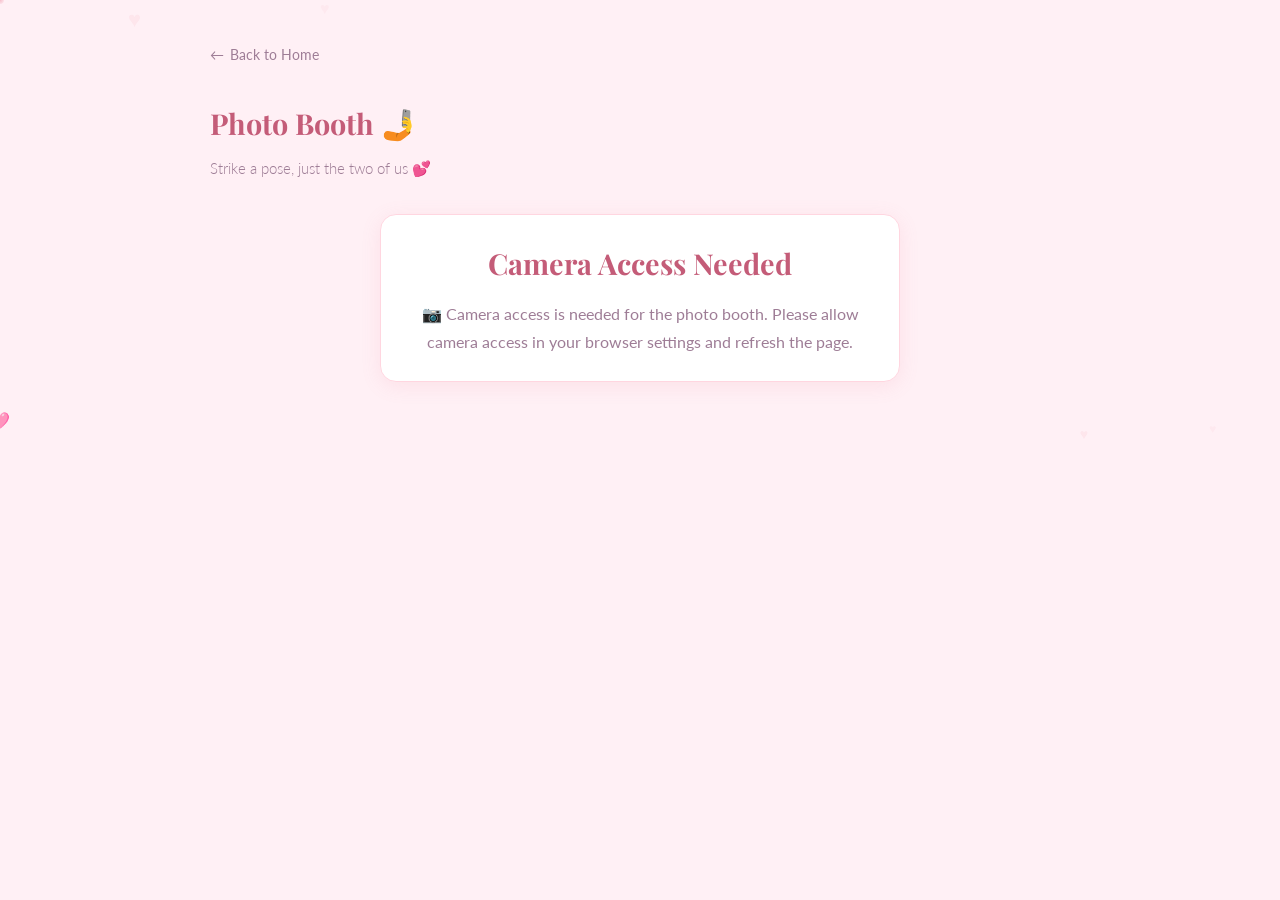
<file: photo-booth.html>
<!DOCTYPE html>
<html lang="en">

<head>
    <meta charset="utf-8">
    <meta name="viewport" content="width=device-width,initial-scale=1">
    <title>Photo Booth 🤳 - Achii's World</title>
    <link rel="stylesheet" href="css/style.css">
    <style>
        .photo-card {
            max-width: 520px;
            margin: 0 auto;
            padding: 24px;
        }

        #camera-feed {
            width: 100%;
            border-radius: 12px;
            background: #000;
            transform: scaleX(-1);
        }

        .filters {
            display: flex;
            flex-wrap: wrap;
            gap: 10px;
            margin-top: 16px;
            justify-content: center;
        }

        .filter-button {
            padding: 8px 18px;
            border-radius: 50px;
            font-size: 13px;
            border: 1.5px solid var(--color-card-border);
            background: transparent;
            cursor: pointer;
            transition: all 0.2s ease;
            font-family: 'Lato', sans-serif;
            color: var(--color-text);
        }

        .filter-button.active {
            background: var(--color-primary);
            color: white;
            border-color: var(--color-primary);
        }

        .button-row {
            display: flex;
            flex-wrap: wrap;
            gap: 12px;
            justify-content: center;
            margin-top: 20px;
        }

        .overlay {
            position: absolute;
            inset: 0;
            background: rgba(0, 0, 0, 0.55);
            display: flex;
            justify-content: center;
            align-items: center;
            color: white;
            font-family: 'Playfair Display', serif;
            font-size: 4rem;
            opacity: 0;
            pointer-events: none;
            transition: opacity 0.25s ease;
            border-radius: 14px;
            text-align: center;
        }

        .overlay.visible {
            opacity: 1;
        }

        .flash {
            position: absolute;
            inset: 0;
            background: white;
            opacity: 0;
            pointer-events: none;
            transition: opacity 0.15s ease;
            border-radius: 14px;
        }

        #camera-wrapper {
            position: relative;
        }

        #strip-preview {
            max-width: 360px;
            margin: 24px auto 0;
            opacity: 0;
            transform: translateY(10px);
            transition: opacity 0.3s ease, transform 0.3s ease;
        }

        #strip-preview.visible {
            opacity: 1;
            transform: translateY(0);
        }

        #strip-preview img {
            width: 100%;
            border-radius: 16px;
            box-shadow: var(--shadow);
            display: block;
        }

        .hidden-canvas {
            display: none;
        }

        .camera-error-card {
            max-width: 520px;
            margin: 0 auto;
            padding: 24px;
            text-align: center;
        }

        @media (max-width: 520px) {
            .button-row {
                flex-direction: column;
            }

            .overlay {
                font-size: 3rem;
            }
        }
    </style>
</head>

<body>
    <div class="page-wrapper">
        <a href="index.php" class="back-link">Back to Home</a>

        <h1 class="section-title">Photo Booth 🤳</h1>
        <p class="section-sub">Strike a pose, just the two of us 💕</p>

        <div id="camera-card" class="card photo-card">
            <div id="camera-wrapper">
                <video id="camera-feed" autoplay playsinline muted></video>
                <div id="countdown-overlay" class="overlay"></div>
                <div id="flash" class="flash"></div>
            </div>

            <div class="filters" id="filter-buttons"></div>

            <div class="button-row">
                <button id="capture-button" class="btn">📸 Take Photo Strip</button>
            </div>
        </div>

        <div id="strip-preview"></div>

        <canvas id="photo-canvas" class="hidden-canvas"></canvas>
        <canvas id="strip-canvas" class="hidden-canvas"></canvas>
    </div>

    <script>
        const video = document.getElementById('camera-feed');
        const captureButton = document.getElementById('capture-button');
        const filterButtons = document.getElementById('filter-buttons');
        const countdownOverlay = document.getElementById('countdown-overlay');
        const flash = document.getElementById('flash');
        const stripPreview = document.getElementById('strip-preview');
        const photoCanvas = document.getElementById('photo-canvas');
        const stripCanvas = document.getElementById('strip-canvas');

        const filters = [
            { name: 'No Filter', value: 'none' },
            { name: 'Warm', value: 'sepia(0.25) saturate(1.5) brightness(1.08)' },
            { name: 'Cool', value: 'saturate(0.7) hue-rotate(20deg) brightness(1.1)' },
            { name: 'B&W', value: 'grayscale(1) contrast(1.2)' },
            { name: 'Soft Pink', value: 'sepia(0.15) saturate(1.8) hue-rotate(310deg) brightness(1.05)' },
            { name: 'Vintage', value: 'sepia(0.45) contrast(1.15) brightness(0.92) saturate(0.85)' }
        ];

        let activeFilter = 'none';
        let photos = [];

        function createFilterButtons() {
            filters.forEach((filter, index) => {
                const button = document.createElement('button');
                button.type = 'button';
                button.className = 'filter-button' + (index === 0 ? ' active' : '');
                button.textContent = filter.name;
                button.addEventListener('click', () => {
                    document.querySelectorAll('.filter-button').forEach(btn => btn.classList.remove('active'));
                    button.classList.add('active');
                    activeFilter = filter.value;
                    video.style.filter = activeFilter;
                });
                filterButtons.appendChild(button);
            });
        }

        async function initCamera() {
            if (!navigator.mediaDevices || !navigator.mediaDevices.getUserMedia) {
                showCameraError();
                return;
            }

            try {
                const stream = await navigator.mediaDevices.getUserMedia({ video: { facingMode: 'user' } });
                video.srcObject = stream;
            } catch (err) {
                showCameraError();
            }
        }

        function showCameraError() {
            document.getElementById('camera-card').style.display = 'none';
            stripPreview.style.display = 'none';
            const errorCard = document.createElement('div');
            errorCard.className = 'card camera-error-card';
            errorCard.innerHTML = '<h2 class="section-title" style="margin-bottom: 12px;">Camera Access Needed</h2><p style="font-family: \'Lato\', sans-serif; color: var(--color-text-muted); line-height:1.8;">📷 Camera access is needed for the photo booth. Please allow camera access in your browser settings and refresh the page.</p>';
            document.querySelector('.page-wrapper').appendChild(errorCard);
        }

        function sleep(ms) {
            return new Promise(resolve => setTimeout(resolve, ms));
        }

        async function showCountdown(label) {
            countdownOverlay.textContent = label;
            countdownOverlay.classList.add('visible');
            await sleep(500);
            countdownOverlay.classList.remove('visible');
            await sleep(200);
        }

        async function flashEffect() {
            flash.style.opacity = '0.9';
            await sleep(150);
            flash.style.opacity = '0';
        }

        function captureFrame() {
            const width = 640;
            const height = Math.round(width * video.videoHeight / video.videoWidth);
            photoCanvas.width = width;
            photoCanvas.height = height;
            const ctx = photoCanvas.getContext('2d');
            ctx.filter = activeFilter;
            ctx.translate(width, 0);
            ctx.scale(-1, 1);
            ctx.drawImage(video, 0, 0, width, height);
            return photoCanvas.toDataURL('image/png');
        }

        async function takePhotoStrip() {
            captureButton.disabled = true;
            photos = [];

            for (let i = 3; i >= 1; i--) {
                await showCountdown(i.toString());
            }
            await showCountdown('📸!');
            await flashEffect();
            photos.push(captureFrame());

            for (let count = 2; count <= 4; count++) {
                await sleep(900);
                for (let i = 3; i >= 1; i--) {
                    await showCountdown(i.toString());
                }
                await showCountdown('📸!');
                await flashEffect();
                photos.push(captureFrame());
            }

            renderStrip();
        }

        function loadImage(src) {
            return new Promise((resolve, reject) => {
                const img = new Image();
                img.onload = () => resolve(img);
                img.onerror = reject;
                img.src = src;
            });
        }

        function renderStrip() {
            const photoWidth = 320;
            const gap = 10;
            const padding = 10;

            Promise.all(photos.map(src => loadImage(src))).then(images => {
                const heights = images.map(img => Math.round(photoWidth * img.height / img.width));
                const totalHeight = heights.reduce((sum, h) => sum + h, 0) + gap * (images.length - 1) + padding * 2 + 40;

                stripCanvas.width = photoWidth;
                stripCanvas.height = totalHeight;
                const ctx = stripCanvas.getContext('2d');
                ctx.fillStyle = '#FFFFFF';
                ctx.fillRect(0, 0, photoWidth, totalHeight);

                let y = padding;
                images.forEach((img, index) => {
                    const imgHeight = heights[index];
                    ctx.drawImage(img, 0, y, photoWidth, imgHeight);
                    y += imgHeight + gap;
                });

                drawStripText(ctx, photoWidth, totalHeight, padding);

                ctx.strokeStyle = '#F4A7B9';
                ctx.lineWidth = 3;
                ctx.strokeRect(2, 2, photoWidth - 4, totalHeight - 4);

                const dataUrl = stripCanvas.toDataURL('image/png');
                stripPreview.innerHTML = `
          <img src="${dataUrl}" alt="Photo strip preview">
          <div class="button-row" style="margin-top: 16px;">
            <button id="download-button" class="btn">⬇️ Download Strip</button>
            <button id="retry-button" class="btn-outline">🔄 Try Again</button>
          </div>
        `;
                stripPreview.classList.add('visible');
                document.getElementById('download-button').addEventListener('click', downloadStrip);
                document.getElementById('retry-button').addEventListener('click', resetStrip);
            }).catch(() => {
                alert('Unable to create the photo strip. Please try again.');
                resetStrip();
            });
        }

        function drawStripText(ctx, width, height, padding) {
            const now = new Date();
            const dateString = now.toLocaleDateString(undefined, { year: 'numeric', month: 'long', day: 'numeric' });
            ctx.fillStyle = '#3D2B35';
            ctx.font = '16px "Lato", sans-serif';
            ctx.textAlign = 'center';
            ctx.fillText(`${dateString} 💕`, width / 2, height - padding - 10);
        }

        function getFormattedDate() {
            const now = new Date();
            return now.toLocaleDateString(undefined, { year: 'numeric', month: 'long', day: 'numeric' }).replace(/ /g, '-');
        }

        function downloadStrip() {
            const link = document.createElement('a');
            link.download = `our-photobooth-strip-${getFormattedDate()}.png`;
            link.href = stripCanvas.toDataURL('image/png');
            link.click();
        }

        function resetStrip() {
            stripPreview.classList.remove('visible');
            stripPreview.innerHTML = '';
            captureButton.disabled = false;
            photos = [];
        }

        captureButton.addEventListener('click', takePhotoStrip);
        createFilterButtons();
        initCamera();
    </script>
    <script src="js/main.js"></script>
</body>

</html>
</file>
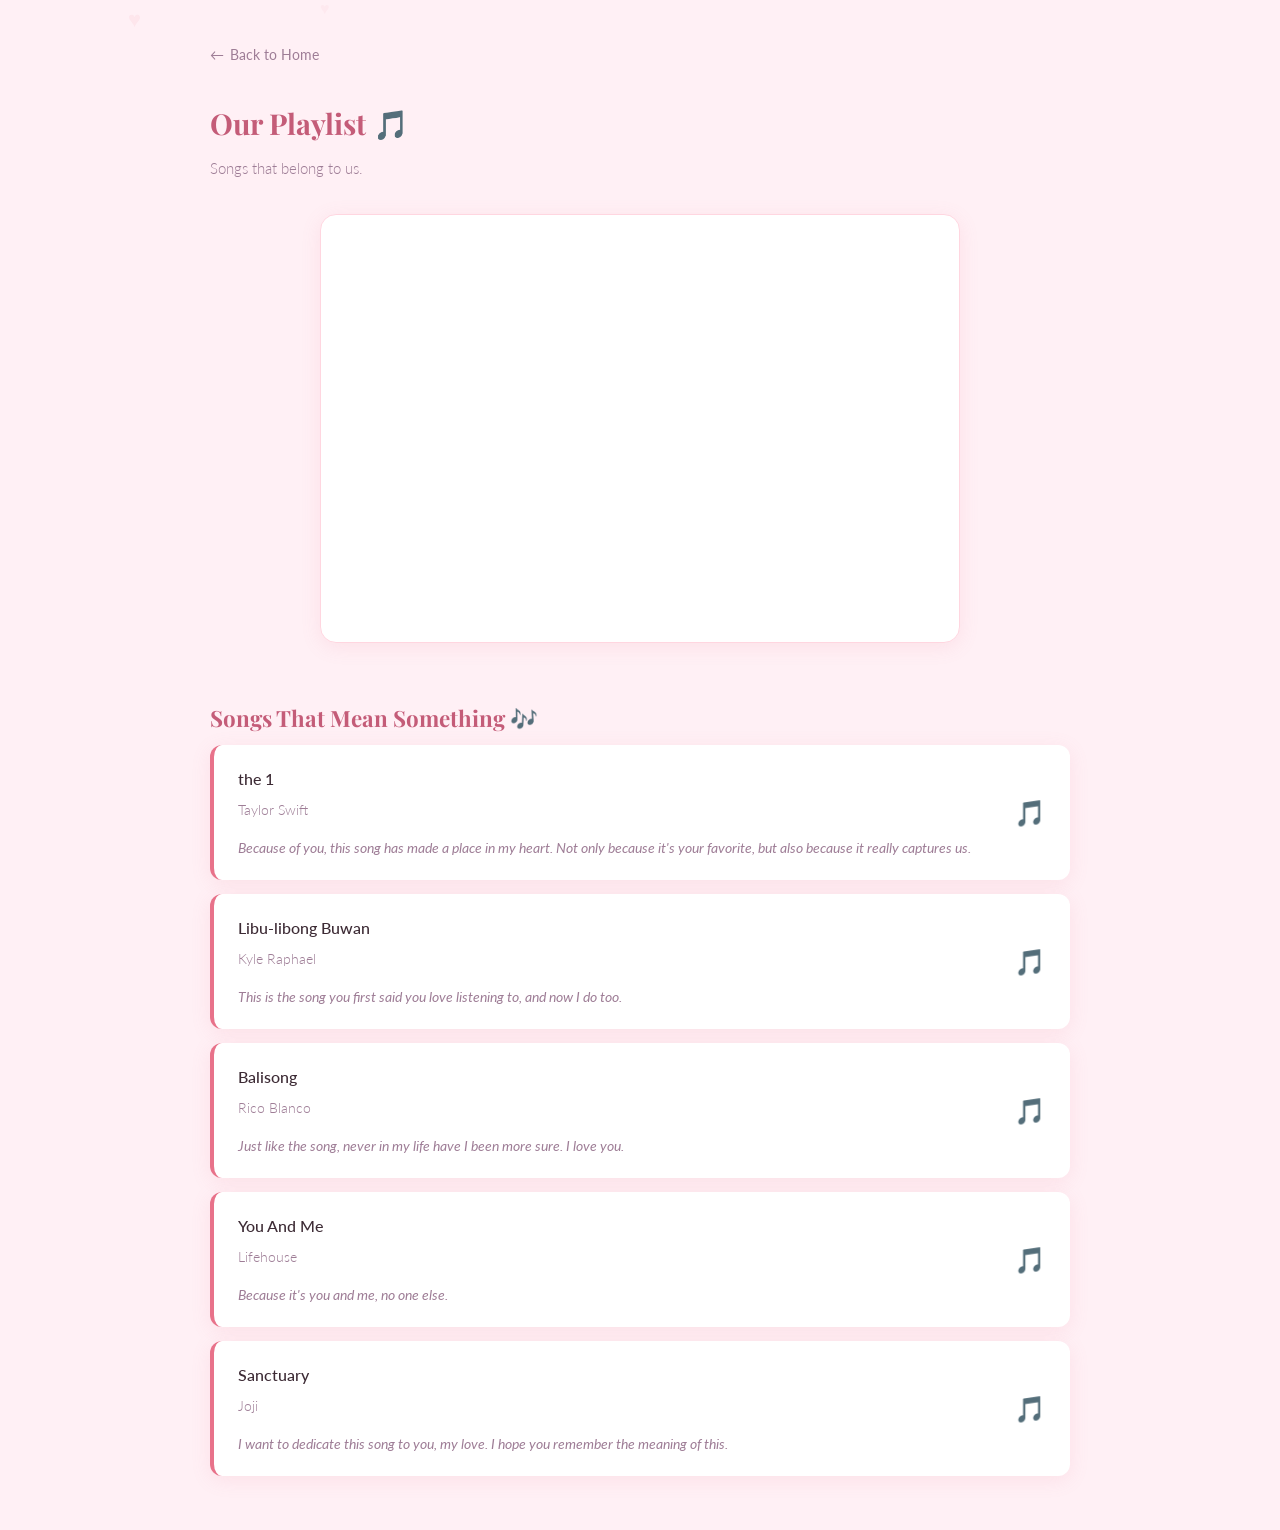
<file: playlist.html>
<!DOCTYPE html>
<html lang="en">

<head>
    <meta charset="utf-8">
    <meta name="viewport" content="width=device-width,initial-scale=1">
    <title>Our Playlist 🎵 - Achii's World</title>
    <link rel="stylesheet" href="css/style.css">
    <style>
        .playlist-card {
            max-width: 640px;
            margin: 0 auto;
            padding: 20px;
        }

        .songs-section {
            max-width: 900px;
            margin: 56px auto 0;
        }

        .song-card {
            display: flex;
            justify-content: space-between;
            align-items: center;
            gap: 16px;
            padding: 20px 24px;
            background: var(--color-card);
            border-radius: 12px;
            border-left: 4px solid var(--color-primary);
            box-shadow: var(--shadow);
            margin-bottom: 14px;
            transition: transform 0.18s ease, box-shadow 0.18s ease;
        }

        .song-card:hover {
            transform: translateX(4px);
        }

        .song-left {
            display: flex;
            flex-direction: column;
            gap: 6px;
        }

        .song-title {
            font-family: 'Lato', sans-serif;
            font-weight: 500;
            font-size: 1rem;
            color: var(--color-text);
            margin: 0;
        }

        .song-artist {
            font-family: 'Lato', sans-serif;
            font-weight: 300;
            font-size: 0.88rem;
            color: var(--color-text-muted);
            margin: 0;
        }

        .song-note {
            font-family: 'Lato', sans-serif;
            font-style: italic;
            font-size: 0.88rem;
            color: var(--color-text-muted);
            margin-top: 8px;
        }

        .song-right {
            font-size: 1.6rem;
        }

        @media (max-width: 640px) {
            .song-card {
                flex-direction: column;
                align-items: flex-start;
            }

            .song-right {
                align-self: flex-end;
            }
        }
    </style>
</head>

<body>
    <div class="page-wrapper">
        <a href="index.php" class="back-link">Back to Home</a>

        <h1 class="section-title">Our Playlist 🎵</h1>
        <p class="section-sub">Songs that belong to us.</p>

        <!-- SECTION 1: Spotify embed -->
        <div class="card playlist-card">
            <!-- Spotify embed: replace the src with your own playlist if desired -->
            <iframe style="border-radius:12px"
                src="https://open.spotify.com/embed/playlist/1xQoCbrO4DrYW2rOHViZfm?utm_source=generator&theme=0"
                width="100%" height="380" frameborder="0" allowfullscreen=""
                allow="autoplay; clipboard-write; encrypted-media; fullscreen; picture-in-picture"
                loading="lazy"></iframe>
        </div>

        <!-- SECTION 2: Special Songs list -->
        <div class="songs-section">
            <h2 class="section-title" style="font-size:1.4rem; margin-top:56px;">Songs That Mean Something 🎶</h2>

            <!-- Song cards: replace the title, artist and personal note below -->

            <div class="song-card">
                <div class="song-left">
                    <p class="song-title">the 1</p>
                    <p class="song-artist">Taylor Swift</p>
                    <p class="song-note">Because of you, this song has made a place in my heart. Not only because it's
                        your favorite, but also because it really captures us.</p>
                </div>
                <div class="song-right">🎵</div>
            </div>

            <div class="song-card">
                <div class="song-left">
                    <p class="song-title">Libu-libong Buwan</p>
                    <p class="song-artist">Kyle Raphael</p>
                    <p class="song-note">This is the song you first said you love listening to, and now I do too.</p>
                </div>
                <div class="song-right">🎵</div>
            </div>

            <div class="song-card">
                <div class="song-left">
                    <p class="song-title">Balisong</p>
                    <p class="song-artist">Rico Blanco</p>
                    <p class="song-note">Just like the song, never in my life have I been more sure. I love you.</p>
                </div>
                <div class="song-right">🎵</div>
            </div>

            <div class="song-card">
                <div class="song-left">
                    <p class="song-title">You And Me</p>
                    <p class="song-artist">Lifehouse</p>
                    <p class="song-note">Because it's you and me, no one else.</p>
                </div>
                <div class="song-right">🎵</div>
            </div>

            <div class="song-card">
                <div class="song-left">
                    <p class="song-title">Sanctuary</p>
                    <p class="song-artist">Joji</p>
                    <p class="song-note">I want to dedicate this song to you, my love. I hope you remember the meaning
                        of this.</p>
                </div>
                <div class="song-right">🎵</div>
            </div>

        </div>

    </div>
</body>

</html>
</file>
<file: css/style.css>
@import url('https://fonts.googleapis.com/css2?family=Playfair+Display:wght@400;700&family=Lato:wght@300;400&display=swap');

/* ========== CSS Variables ========== */
:root {
    --color-bg: #FFF0F5;
    --color-primary: #E8728A;
    --color-secondary: #F4A7B9;
    --color-accent: #C45C78;
    --color-text: #3D2B35;
    --color-text-muted: #9E7D96;
    --color-card: #FFFFFF;
    --color-card-border: #FFD6E0;
    --border-radius: 16px;
    --shadow: 0 4px 20px rgba(232, 114, 138, 0.12);
    --shadow-hover: 0 8px 32px rgba(232, 114, 138, 0.22);
}

/* ========== Global Resets & Base Styles ========== */
* {
    box-sizing: border-box;
    margin: 0;
    padding: 0;
}

body {
    background-color: var(--color-bg);
    font-family: 'Lato', sans-serif;
    color: var(--color-text);
    line-height: 1.7;
    cursor: none;
}

h1,
h2,
h3,
h4 {
    font-family: 'Playfair Display', serif;
}

a {
    text-decoration: none;
    color: inherit;
}

img {
    max-width: 100%;
    display: block;
}

/* ========== Floating Hearts Background ========== */
@keyframes float-hearts {
    0% {
        opacity: 0.07;
        transform: translateY(100vh) translateX(0);
    }

    10% {
        opacity: 0.12;
    }

    90% {
        opacity: 0.12;
    }

    100% {
        opacity: 0.07;
        transform: translateY(-100vh) translateX(0);
    }
}

body::before,
body::after {
    content: "♥";
    position: fixed;
    font-size: 18px;
    color: var(--color-primary);
    pointer-events: none;
    z-index: -1;
    opacity: 0.08;
}

body::before {
    left: 10%;
    font-size: 22px;
    animation: float-hearts 28s infinite linear;
}

body::after {
    right: 15%;
    font-size: 14px;
    animation: float-hearts 24s infinite linear 2s;
}

/* Additional floating hearts using pseudo-elements on html */
html::before,
html::after {
    content: "♥";
    position: fixed;
    color: var(--color-secondary);
    pointer-events: none;
    z-index: -1;
    opacity: 0.09;
}

html::before {
    left: 25%;
    font-size: 16px;
    animation: float-hearts 30s infinite linear 1s;
}

html::after {
    right: 5%;
    font-size: 12px;
    animation: float-hearts 20s infinite linear 4s;
}

/* ========== Custom Heart Cursor ========== */
#custom-cursor {
    position: fixed;
    width: 20px;
    height: 20px;
    pointer-events: none;
    z-index: 99999;
    font-size: 16px;
    line-height: 1;
    transform: translate(-50%, -50%);
    transition: transform 0.08s ease, opacity 0.08s ease;
    opacity: 1;
}

#cursor-trail {
    position: fixed;
    width: 8px;
    height: 8px;
    background: radial-gradient(circle, rgba(232, 114, 138, 0.4), transparent);
    border-radius: 50%;
    pointer-events: none;
    z-index: 99998;
    transform: translate(-50%, -50%);
    transition: transform 0.18s ease, opacity 0.2s ease;
    opacity: 1;
}

/* ========== Reusable Components ========== */

/* Page Wrapper */
.page-wrapper {
    max-width: 900px;
    margin: 0 auto;
    padding: 40px 20px;
    position: relative;
    z-index: 1;
}

/* Card Component */
.card {
    background-color: var(--color-card);
    border-radius: var(--border-radius);
    box-shadow: var(--shadow);
    border: 1px solid var(--color-card-border);
    padding: 28px;
    transition: box-shadow 0.3s ease, transform 0.3s ease;
}

.card:hover {
    box-shadow: var(--shadow-hover);
    transform: translateY(-2px);
}

/* Button - Primary */
.btn {
    background-color: var(--color-primary);
    color: white;
    border: none;
    border-radius: 50px;
    padding: 12px 28px;
    font-size: 15px;
    font-family: 'Lato', sans-serif;
    cursor: pointer;
    transition: background-color 0.2s ease, transform 0.2s ease;
    letter-spacing: 0.3px;
    display: inline-block;
    font-weight: 500;
}

.btn:hover {
    background-color: var(--color-accent);
    transform: translateY(-2px);
}

.btn:active {
    transform: translateY(0);
}

/* Button - Outline */
.btn-outline {
    background-color: transparent;
    border: 2px solid var(--color-primary);
    color: var(--color-primary);
    border-radius: 50px;
    padding: 10px 26px;
    font-size: 15px;
    font-family: 'Lato', sans-serif;
    cursor: pointer;
    transition: background-color 0.2s ease, color 0.2s ease, transform 0.2s ease;
    letter-spacing: 0.3px;
    display: inline-block;
    font-weight: 500;
}

.btn-outline:hover {
    background-color: var(--color-primary);
    color: white;
    transform: translateY(-2px);
}

.btn-outline:active {
    transform: translateY(0);
}

/* Back Link */
.back-link {
    display: inline-flex;
    align-items: center;
    gap: 6px;
    color: var(--color-text-muted);
    font-size: 14px;
    margin-bottom: 32px;
    transition: color 0.2s ease;
    cursor: pointer;
}

.back-link:hover {
    color: var(--color-primary);
}

.back-link::before {
    content: "←";
}

/* Section Title */
.section-title {
    font-family: 'Playfair Display', serif;
    font-size: 1.8rem;
    color: var(--color-accent);
    margin-bottom: 8px;
    font-weight: 700;
}

/* Section Subtitle */
.section-sub {
    color: var(--color-text-muted);
    font-size: 0.95rem;
    margin-bottom: 32px;
    font-weight: 300;
}

/* ========== Responsive Design ========== */
@media (max-width: 768px) {
    .page-wrapper {
        padding: 24px 16px;
    }

    .section-title {
        font-size: 1.5rem;
    }

    .card {
        padding: 20px;
    }

    .btn,
    .btn-outline {
        padding: 10px 24px;
        font-size: 14px;
    }
}

@media (max-width: 480px) {
    .page-wrapper {
        padding: 16px 12px;
    }

    .section-title {
        font-size: 1.3rem;
    }

    .card {
        padding: 16px;
    }

    .btn,
    .btn-outline {
        width: 100%;
        padding: 12px 20px;
        font-size: 14px;
    }
}
</file>
